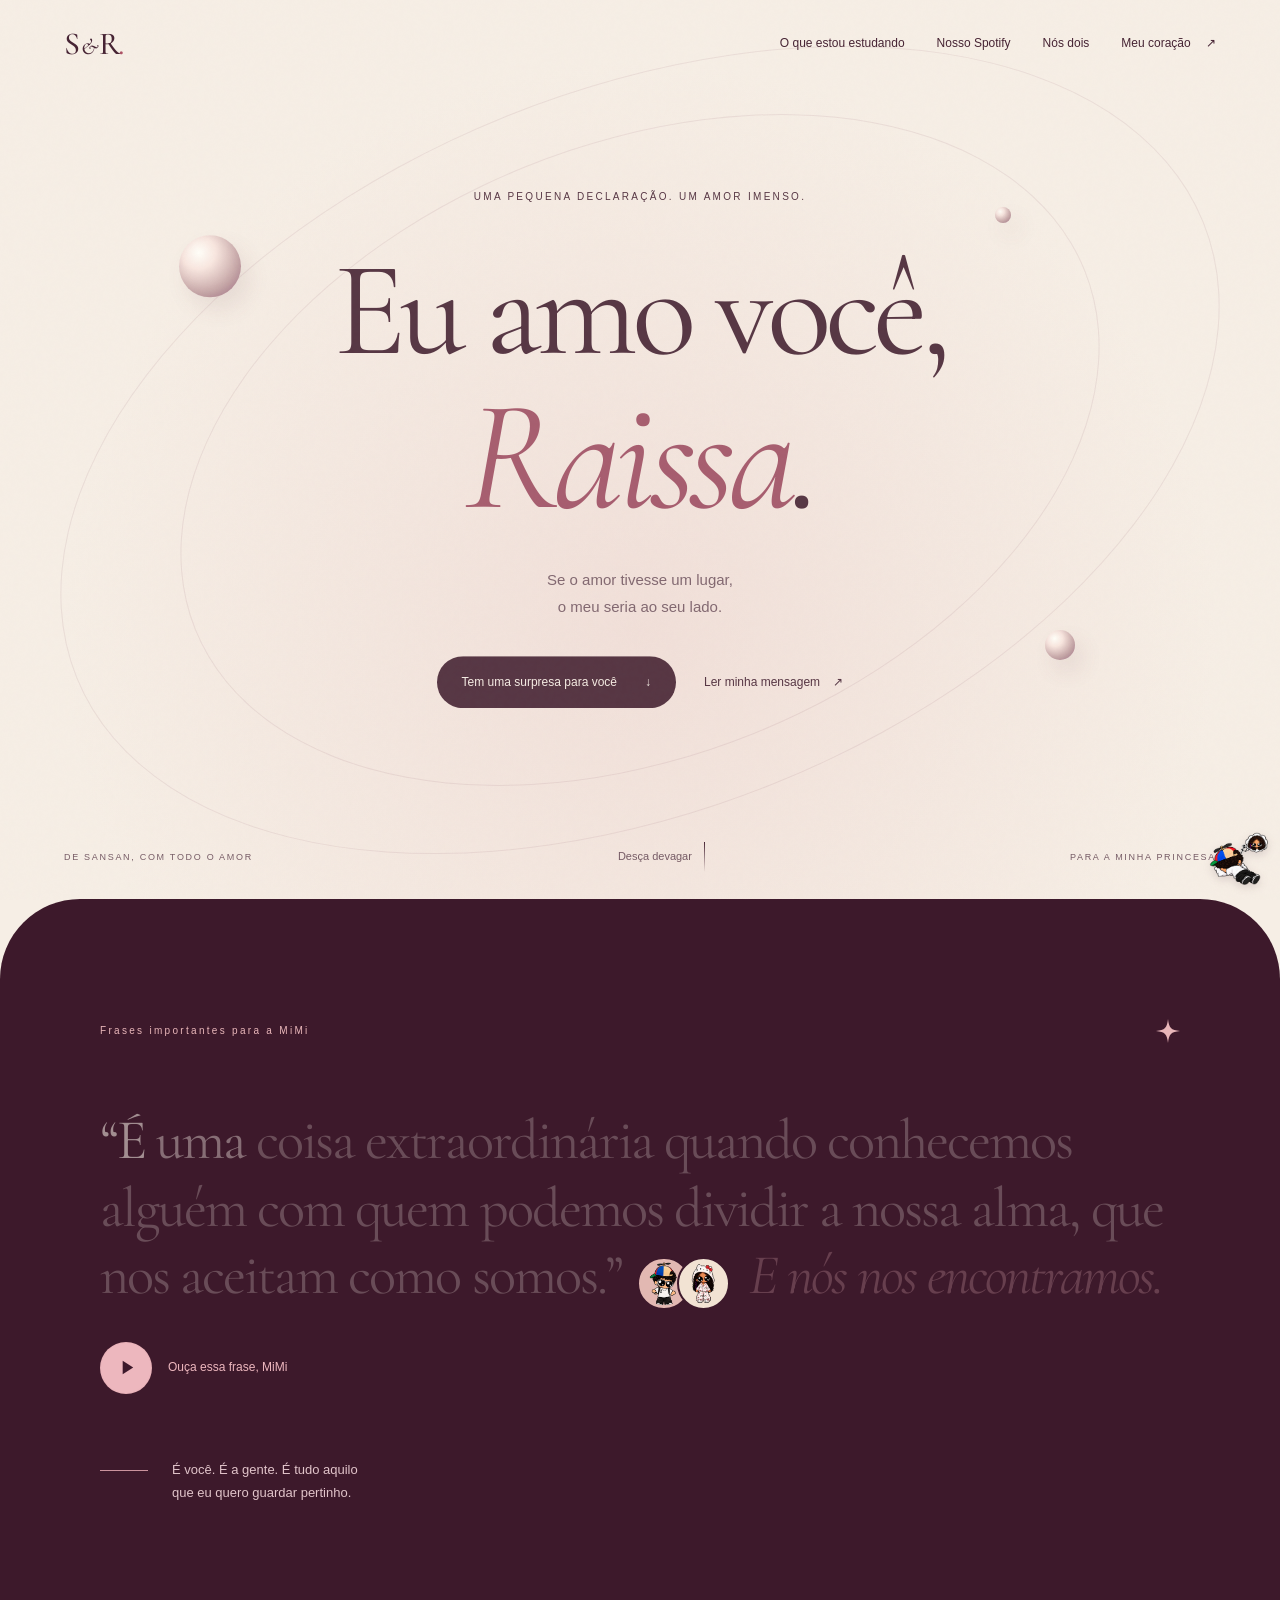
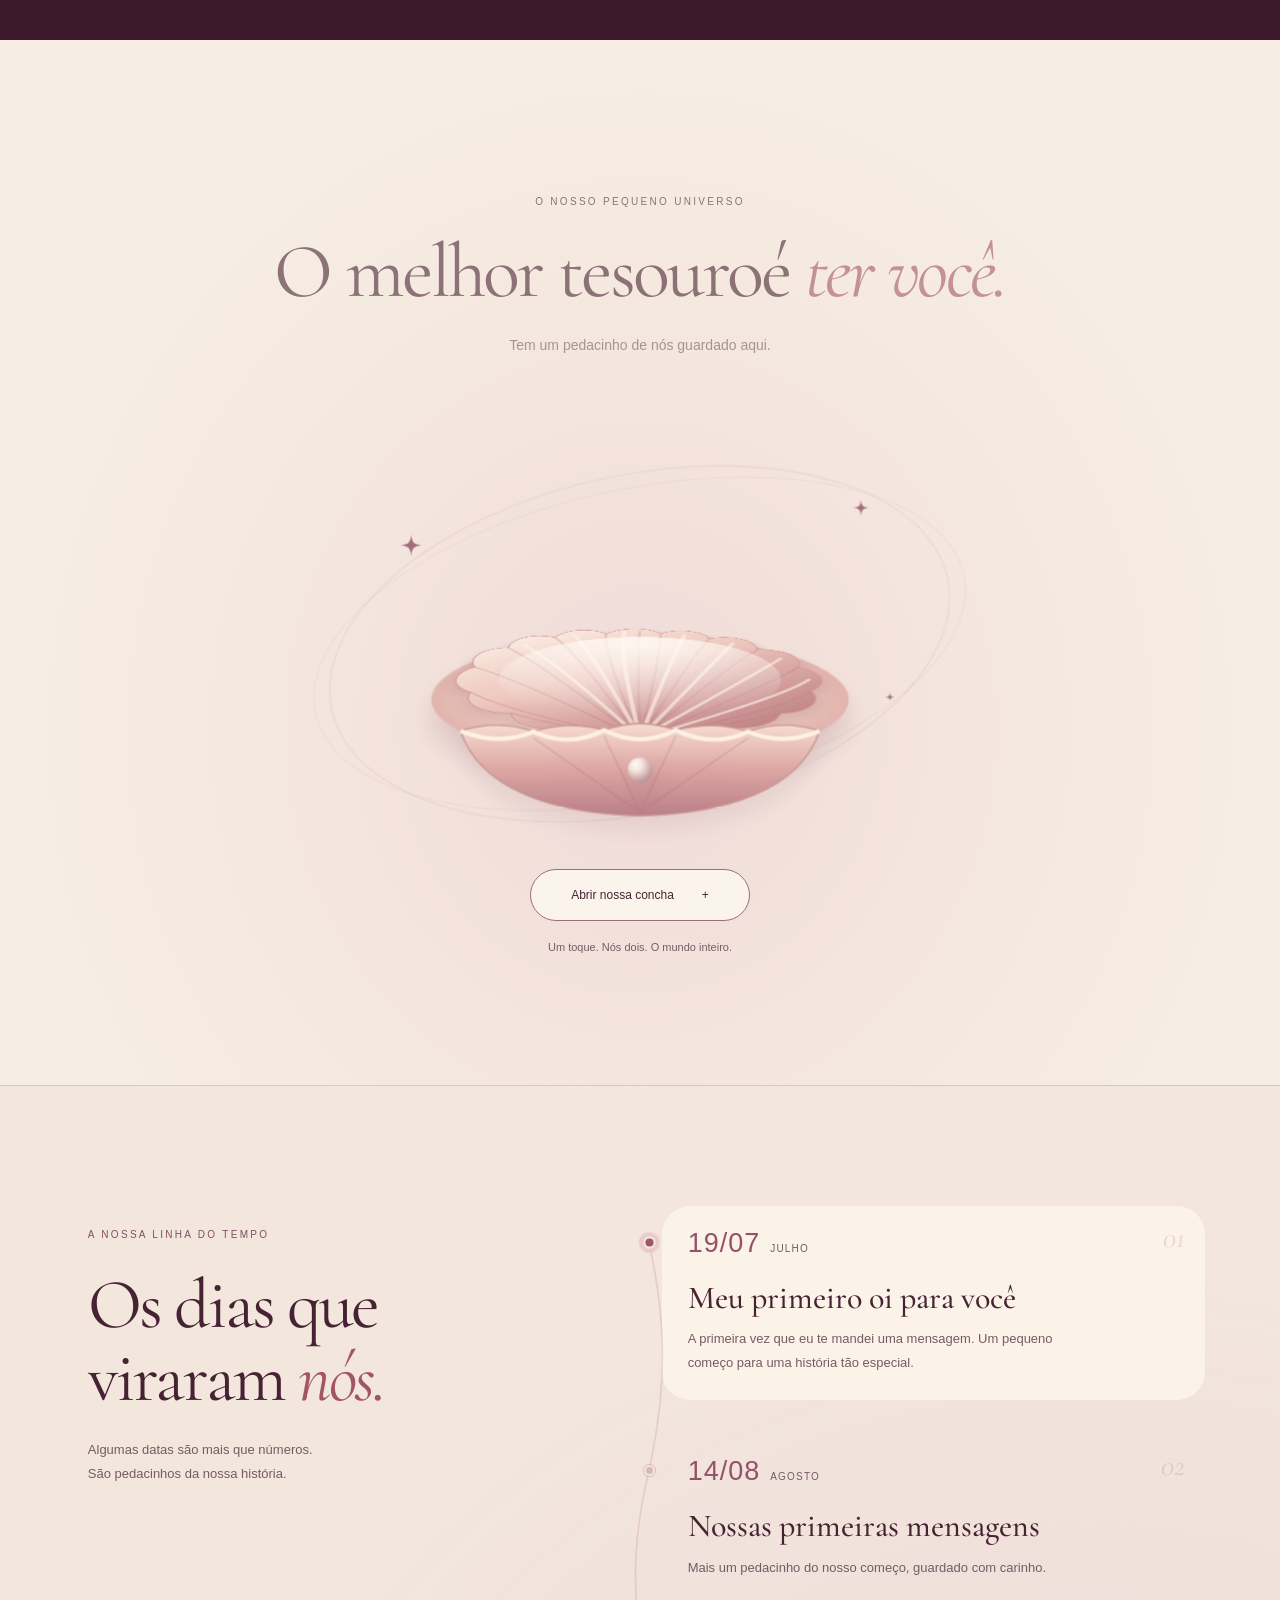
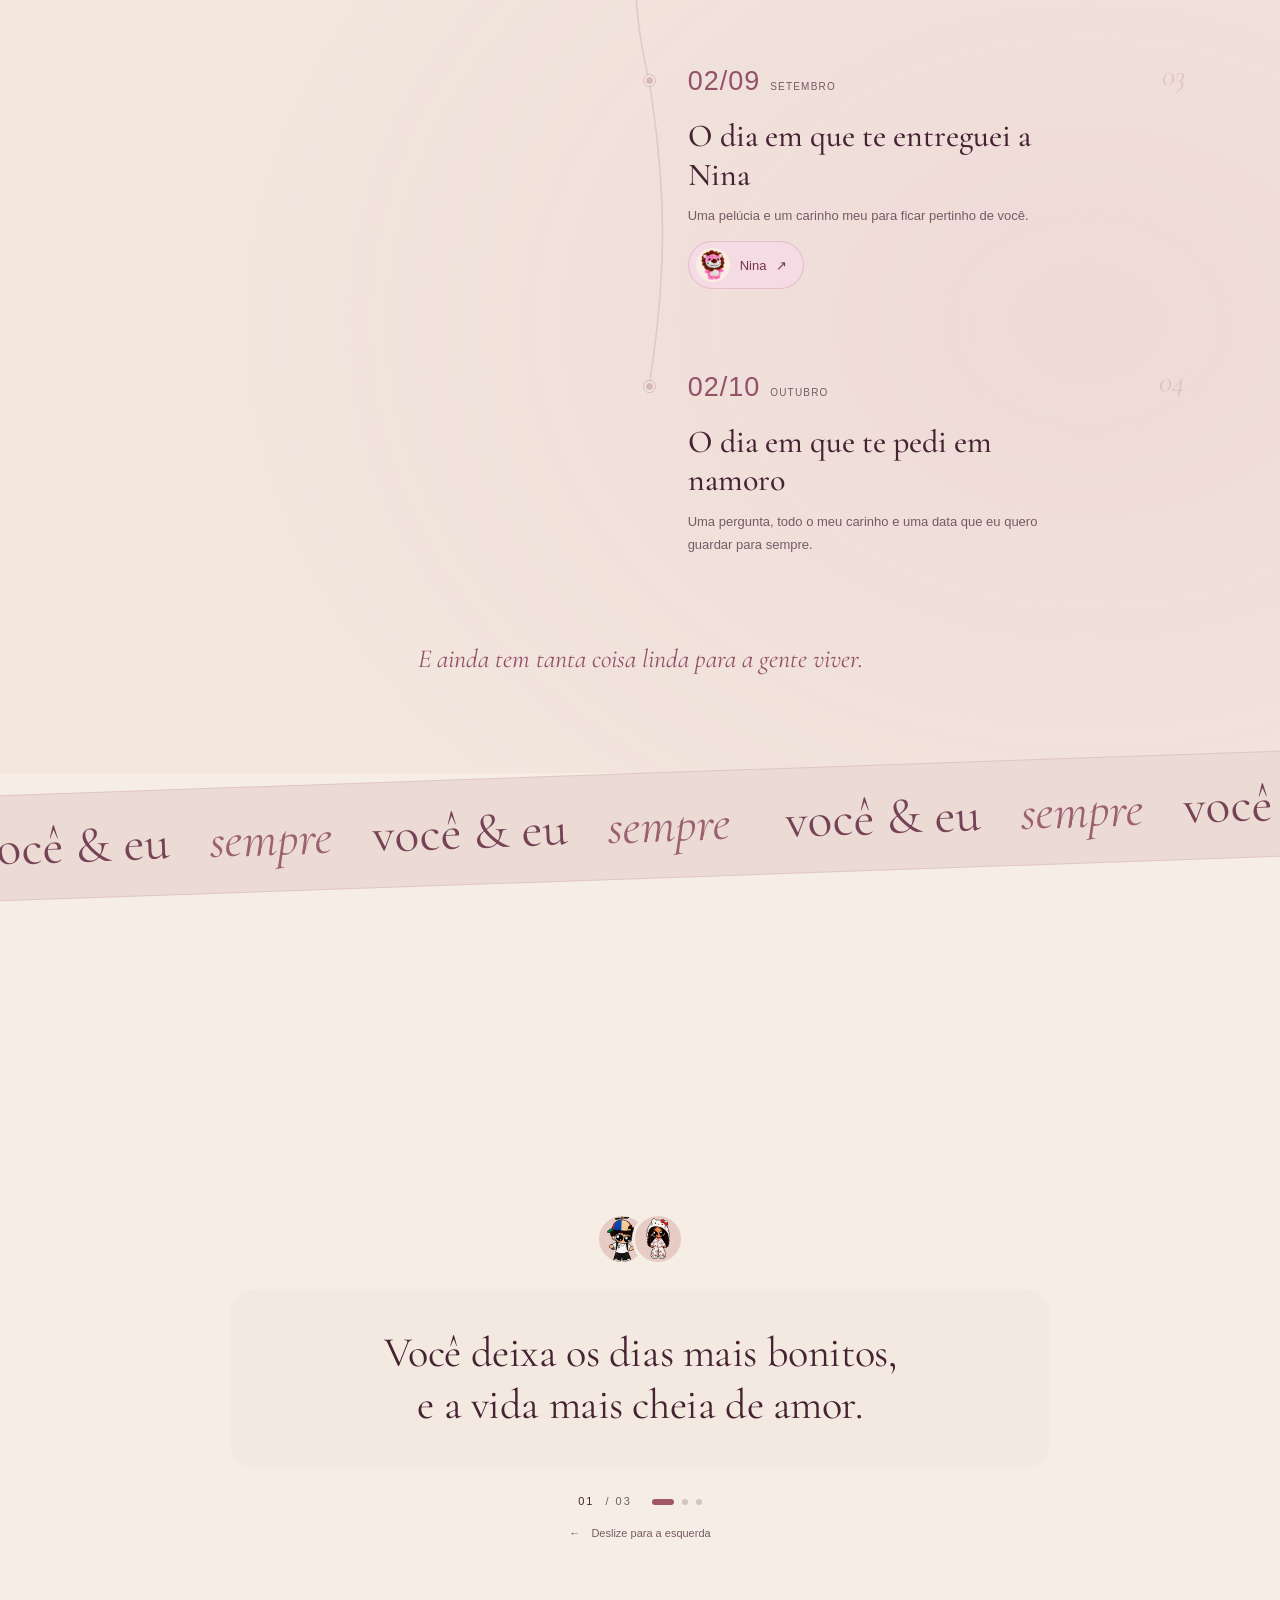
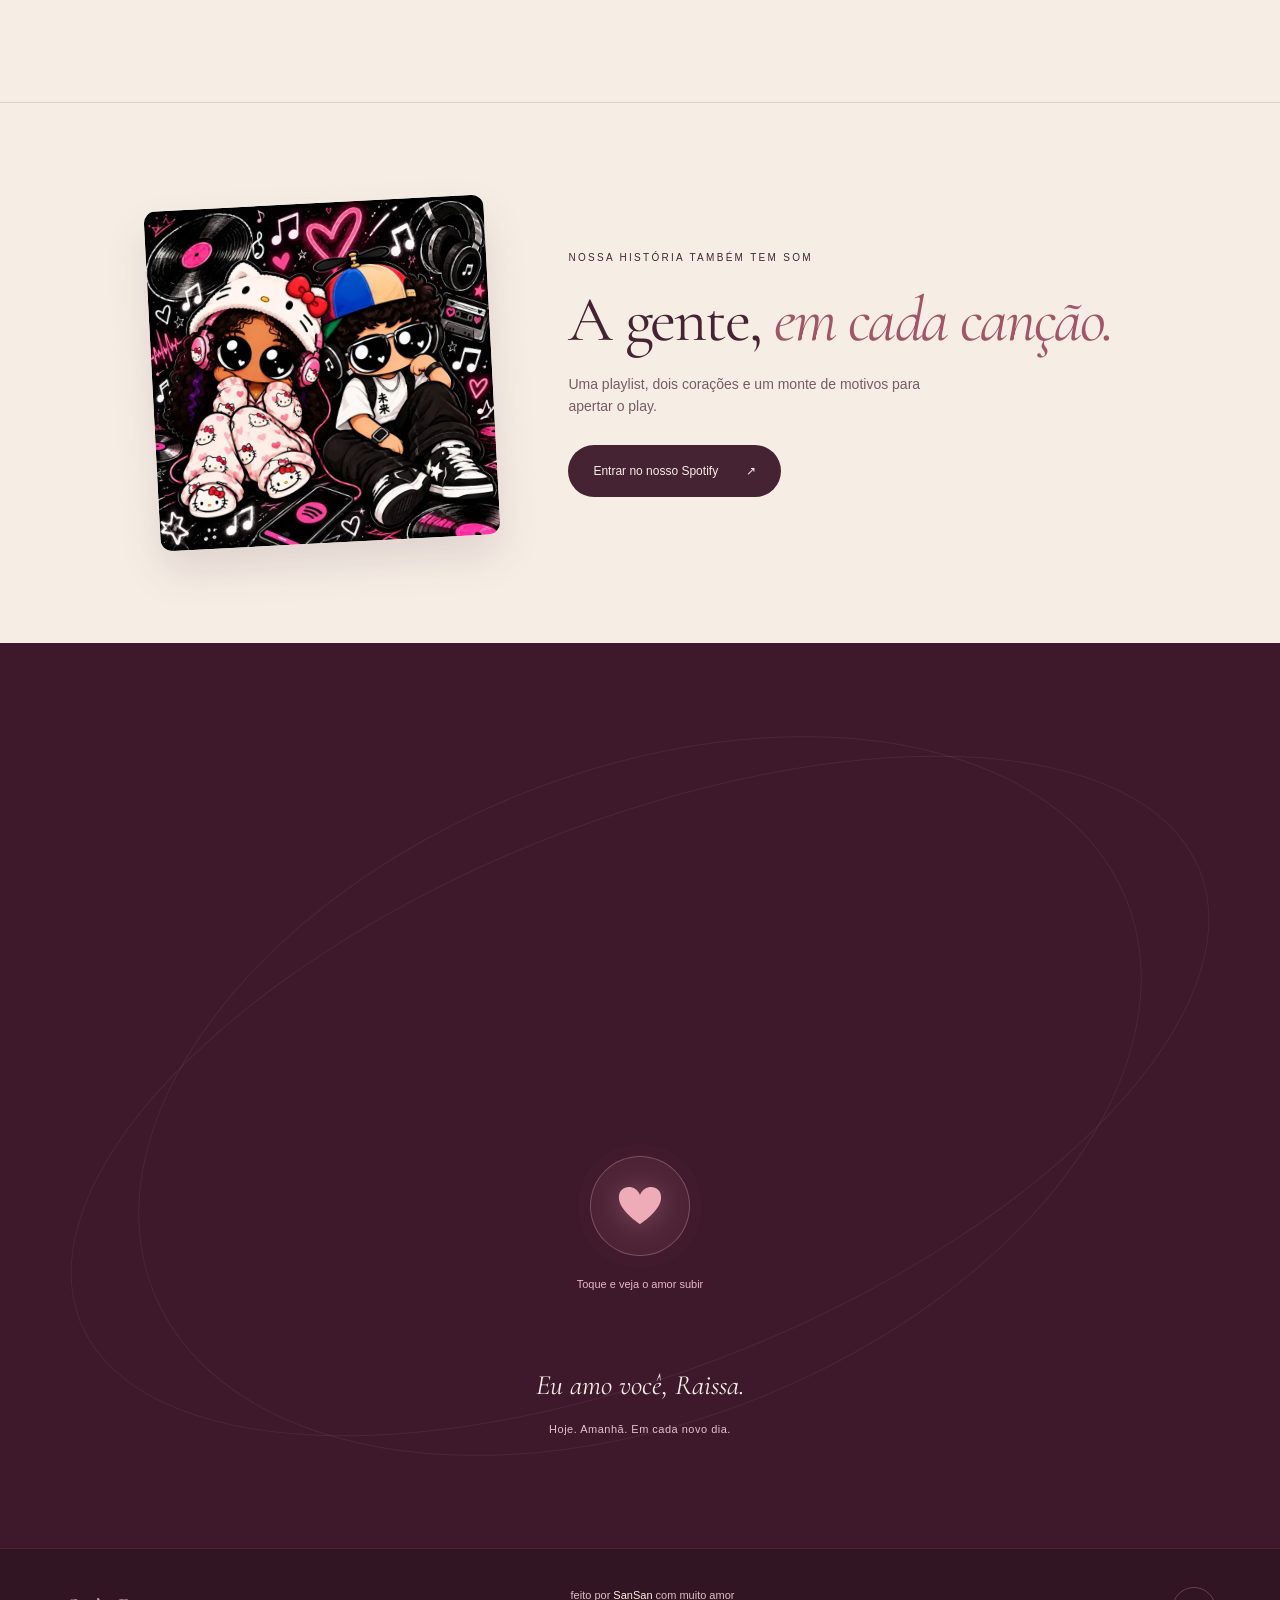
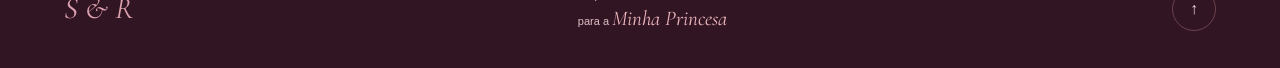
<file: index.html>
<!doctype html>
<html lang="pt-BR">
<head>
  <meta charset="utf-8">
  <meta name="viewport" content="width=device-width, initial-scale=1">
  <meta name="theme-color" content="#f6eee5">
  <meta name="description" content="Eu amo você, Raissa. Um pequeno universo feito por SanSan, com muito amor para a Minha Princesa.">
  <meta property="og:title" content="Para Raissa, com amor">
  <meta property="og:description" content="Tem um pedacinho de nós guardado aqui. De SanSan, para a Minha Princesa.">
  <title>Eu amo você, Raissa — de SanSan</title>
  <link rel="icon" href="assets/heart.svg" type="image/svg+xml">
  <link rel="preconnect" href="https://fonts.googleapis.com">
  <link rel="preconnect" href="https://fonts.gstatic.com" crossorigin>
  <link href="https://fonts.googleapis.com/css2?family=Cormorant+Garamond:ital,wght@0,400;0,500;1,400;1,500&display=swap" rel="stylesheet">
  <link href="https://api.fontshare.com/v2/css?f[]=satoshi@400,500,700&display=swap" rel="stylesheet">
  <link rel="stylesheet" href="styles.css?v=20261024-nina-8">
  <script defer src="vendor/gsap.min.js"></script>
  <script defer src="vendor/ScrollTrigger.min.js"></script>
  <script defer src="app.js?v=20261024-nina-8"></script>
  <script defer src="quote-audio.js?v=20261024-nina-8"></script>
  <script defer src="timeline.js?v=20261024-nina-8"></script>
  <link rel="stylesheet" href="study-character.css?v=study-6"><script defer src="study-character.js?v=study-6"></script></head>
<body>
  <a class="skip-link" href="#inicio">Pular para a declaração</a>
  <div class="reading-progress" aria-hidden="true"></div>
  <svg class="svg-library" aria-hidden="true" xmlns="http://www.w3.org/2000/svg">
    <defs>
      <symbol id="heart" viewBox="0 0 64 64"><path d="M32 55S5 38 5 21C5 5 26 3 32 18C38 3 59 5 59 21C59 38 32 55 32 55Z"/></symbol>
      <symbol id="sparkle" viewBox="0 0 24 24"><path d="M12 0C13 9 15 11 24 12C15 13 13 15 12 24C11 15 9 13 0 12C9 11 11 9 12 0Z"/></symbol>
    </defs>
  </svg>
  <header class="header">
    <a class="monogram" href="#inicio" aria-label="SanSan e Raissa, início">S<span>&</span>R<span class="monogram-dot">.</span></a>
    <nav aria-label="Navegação principal"><a href="estudos.html?v=study-5">O que estou estudando</a><a href="spotify.html?v=20261024-mebeija-9">Nosso Spotify</a><a href="#nos">Nós dois</a><a href="#coracao">Meu coração <span aria-hidden="true">↗</span></a></nav>
  </header>
  <main>
    <section class="hero" id="inicio" aria-labelledby="hero-title">
      <div class="hero-orbit orbit-one" aria-hidden="true"></div><div class="hero-orbit orbit-two" aria-hidden="true"></div>
      <div class="pearl pearl-one" aria-hidden="true"></div><div class="pearl pearl-two" aria-hidden="true"></div><div class="pearl pearl-three" aria-hidden="true"></div>
      <div class="hero-content">
        <p class="eyebrow hero-enter">UMA PEQUENA DECLARAÇÃO. UM AMOR IMENSO.</p>
        <h1 id="hero-title"><span class="title-line">Eu amo você,</span><span class="title-line name">Raissa<span class="title-period">.</span></span></h1>
        <p class="hero-description hero-enter">Se o amor tivesse um lugar,<br>o meu seria ao seu lado.</p>
        <div class="hero-actions hero-enter"><a class="button button-dark" href="#nos">Tem uma surpresa para você <span aria-hidden="true">↓</span></a><a class="text-link" href="#carta">Ler minha mensagem <span aria-hidden="true">↗</span></a></div>
      </div>
      <div class="hero-bottom"><span>DE SANSAN, COM TODO O AMOR</span><a href="#carta">Desça devagar <span class="scroll-line" aria-hidden="true"></span></a><span>PARA A MINHA PRINCESA</span></div>
    </section>

    <section class="letter-section" id="carta" aria-labelledby="letter-title">
      <div class="letter-top"><p class="eyebrow">Frases importantes para a MiMi</p><svg class="small-spark" aria-hidden="true"><use href="#sparkle"/></svg></div>
      <h2 id="letter-title" class="sr-only">Frases importantes para a MiMi</h2>
      <p class="love-sentence film-quote">“É uma coisa extraordinária quando conhecemos alguém com quem podemos dividir a nossa alma, que nos aceitam como somos.” <span class="inline-portraits" aria-hidden="true"><img src="assets/sansan.webp" alt="" width="640" height="640" loading="lazy"><img src="assets/raissa.webp" alt="" width="640" height="640" loading="lazy"></span> <em>E nós nos encontramos.</em></p>
      <div class="quote-listen">
        <audio id="quote-audio" src="assets/audio/frases-mimi.m4a" preload="none" hidden></audio>
        <button class="quote-play" id="quote-play" type="button" aria-label="Ouvir a frase para a MiMi" aria-controls="quote-audio" aria-describedby="quote-audio-status">
          <svg class="quote-play-icon" viewBox="0 0 24 24" aria-hidden="true"><path d="M8 5v14l11-7z"/></svg>
          <svg class="quote-pause-icon" viewBox="0 0 24 24" aria-hidden="true"><path d="M6 5h4v14H6zm8 0h4v14h-4z"/></svg>
        </button>
        <span id="quote-play-label">Ouça essa frase, MiMi</span>
        <span class="sr-only" id="quote-audio-status" role="status" aria-live="polite"></span>
      </div>
      <noscript><p class="quote-noscript"><a href="assets/audio/frases-mimi.m4a">Ouvir a frase para a MiMi</a></p></noscript>
      <div class="letter-signature"><span class="fine-line"></span><p>É você. É a gente. É tudo aquilo<br>que eu quero guardar pertinho.</p></div>
    </section>

    <section class="shell-section" id="nos" aria-labelledby="shell-title">
      <div class="shell-heading reveal"><p class="eyebrow">O NOSSO PEQUENO UNIVERSO</p><h2 id="shell-title">O melhor tesouro<br>é <em>ter você.</em></h2><p>Tem um pedacinho de nós guardado aqui.</p></div>
      <div class="shell-scene" id="shell-scene">
        <div class="shell-halo" aria-hidden="true"></div>
        <div class="shell-spark spark-one" aria-hidden="true"><svg><use href="#sparkle"/></svg></div>
        <div class="shell-spark spark-two" aria-hidden="true"><svg><use href="#sparkle"/></svg></div>
        <div class="shell-spark spark-three" aria-hidden="true"><svg><use href="#sparkle"/></svg></div>
        <div class="shell-inner" aria-hidden="true"></div>
        <div class="couple" id="couple" role="group" aria-label="SanSan e Raissa juntos dentro da concha" aria-hidden="true">
          <figure class="portrait sansan"><img src="assets/sansan.webp" alt="Personagem de SanSan, com óculos e boné colorido" width="640" height="640" loading="lazy" decoding="async"><figcaption>SanSan</figcaption></figure>
          <svg class="couple-heart" aria-hidden="true"><use href="#heart"/></svg>
          <figure class="portrait raissa"><img src="assets/raissa.webp" alt="Personagem de Raissa, com pijama e capuz da Hello Kitty" width="640" height="640" loading="lazy" decoding="async"><figcaption>Raissa</figcaption></figure>
        </div>
        <div class="shell-lid" aria-hidden="true">
          <svg viewBox="0 0 600 420" xmlns="http://www.w3.org/2000/svg">
            <defs><linearGradient id="shell-fill" x1="0" y1="0" x2=".8" y2="1"><stop offset="0" stop-color="#fff9ef"/><stop offset=".48" stop-color="#eec6bd"/><stop offset="1" stop-color="#b9787d"/></linearGradient><radialGradient id="shell-shine" cx=".5" cy=".1" r=".85"><stop stop-color="#fffdf4" stop-opacity=".9"/><stop offset="1" stop-color="#ffffff" stop-opacity="0"/></radialGradient></defs>
            <path d="M300 397C269 395 233 374 208 360C164 370 128 348 122 316C78 315 48 283 56 249C18 227 19 181 48 161C28 124 52 84 89 85C89 43 128 23 160 42C180 1 219 1 244 26C272 -4 310 -5 334 25C365 0 403 13 414 46C454 30 489 54 487 93C530 90 556 122 542 160C578 182 578 220 548 245C560 282 531 314 494 317C482 352 446 365 410 359C372 385 335 397 300 397Z" fill="url(#shell-fill)" stroke="#d49a98" stroke-width="2"/>
            <path d="M300 391Q110 307 56 249M300 391Q119 204 48 161M300 391Q139 136 89 85M300 391Q195 90 160 42M300 391Q240 91 244 26M300 391Q295 75 300 10M300 391Q335 87 334 25M300 391Q390 93 414 46M300 391Q448 136 487 93M300 391Q502 211 542 160M300 391Q507 299 548 245M300 391Q434 342 494 317M300 391Q204 361 122 316" fill="none" stroke="#ae7779" stroke-opacity=".28" stroke-width="4"/>
            <path d="M300 388Q171 141 113 74M300 388Q218 80 190 30M300 388Q263 70 275 15M300 388Q360 74 374 30M300 388Q429 110 452 63M300 388Q479 179 521 126M300 388Q510 260 552 204" fill="none" stroke="#fff9ed" stroke-opacity=".6" stroke-width="6"/>
            <ellipse cx="300" cy="192" rx="210" ry="153" fill="url(#shell-shine)"/>
          </svg>
        </div>
        <svg class="shell-base" viewBox="0 0 600 180" aria-hidden="true"><defs><linearGradient id="base-fill" x2="0" y2="1"><stop stop-color="#f7ddd2"/><stop offset=".5" stop-color="#dca4a1"/><stop offset="1" stop-color="#b77b83"/></linearGradient></defs><path d="M44 51Q98 34 148 52Q199 36 249 50Q300 31 351 50Q405 36 454 52Q504 34 556 51C527 135 424 169 300 172C177 169 73 135 44 51Z" fill="url(#base-fill)" stroke="#c58d90" stroke-width="2"/><path d="M44 51Q100 73 148 52Q199 76 249 50Q300 76 351 50Q405 76 454 52Q503 73 556 51" fill="none" stroke="#fff3e5" stroke-width="6"/><path d="M300 167L148 61M300 167L249 58M300 167L351 58M300 167L454 61" fill="none" stroke="#a76e7b" stroke-opacity=".35" stroke-width="2"/></svg>
        <div class="pearl shell-pearl" aria-hidden="true"></div>
      </div>
      <div class="shell-control"><button class="button button-outline" id="shell-toggle" aria-expanded="false" aria-controls="couple">Abrir nossa concha <span aria-hidden="true">+</span></button><p>Um toque. Nós dois. O mundo inteiro.</p><span class="sr-only" role="status" id="shell-status"></span></div>
      <noscript><style>.couple{opacity:1!important;transform:none!important}.shell-lid{transform:rotateX(0deg)!important}.shell-control{display:none}</style><p class="noscript-message">SanSan e Raissa, juntinhos.</p></noscript>
    </section>

    <section class="timeline-section" id="nossa-historia" aria-labelledby="timeline-title">
      <div class="timeline-heading"><p class="eyebrow">A NOSSA LINHA DO TEMPO</p><h2 id="timeline-title">Os dias que<br>viraram <em>nós.</em></h2><p>Algumas datas são mais que números.<br>São pedacinhos da nossa história.</p></div>
      <div class="timeline-journey">
        <svg class="timeline-rail" aria-hidden="true" focusable="false"><path class="rail-track"/><path class="rail-drawn"/><circle class="rail-glow" r="10"/><circle class="rail-pearl" r="4"/></svg>
        <ol class="love-timeline">
        <li class="timeline-entry"><span class="timeline-dot" aria-hidden="true"></span><span class="timeline-number" aria-hidden="true">01</span><time datetime="07-19">19/07 <span>julho</span></time><h3>Meu primeiro oi para você</h3><p>A primeira vez que eu te mandei uma mensagem. Um pequeno começo para uma história tão especial.</p></li>
        <li class="timeline-entry"><span class="timeline-dot" aria-hidden="true"></span><span class="timeline-number" aria-hidden="true">02</span><time datetime="08-14">14/08 <span>agosto</span></time><h3>Nossas primeiras mensagens</h3><p>Mais um pedacinho do nosso começo, guardado com carinho.</p></li>
        <li class="timeline-entry timeline-nina"><span class="timeline-dot" aria-hidden="true"></span><span class="timeline-number" aria-hidden="true">03</span><time datetime="09-02">02/09 <span>setembro</span></time><h3>O dia em que te entreguei a Nina</h3><p>Uma pelúcia e um carinho meu para ficar pertinho de você.</p><button class="nina-keepsake" id="send-nina" type="button" aria-label="Soltar uma bolinha com a Nina" data-image="assets/nina.png"><img class="nina-button-photo" src="assets/nina.png" alt="" width="34" height="34" loading="lazy"> Nina <span aria-hidden="true">↗</span></button><span class="sr-only" id="nina-status" role="status" aria-live="polite"></span></li>
        <li class="timeline-entry"><span class="timeline-dot" aria-hidden="true"></span><span class="timeline-number" aria-hidden="true">04</span><time datetime="10-02">02/10 <span>outubro</span></time><h3>O dia em que te pedi em namoro</h3><p>Uma pergunta, todo o meu carinho e uma data que eu quero guardar para sempre.</p></li>
      </ol>
      </div>
      <p class="timeline-ending">E ainda tem tanta coisa linda para a gente viver.</p>
    </section>

    <div class="love-ribbon" aria-hidden="true"><div class="ribbon-track"><span>você & eu <i>sempre</i> você & eu <i>sempre</i> </span><span>você & eu <i>sempre</i> você & eu <i>sempre</i> </span></div></div>

    <section class="messages-section" aria-labelledby="messages-title">
      <div class="messages-heading reveal"><p class="eyebrow">SE EU PUDESSE TE LEMBRAR UMA COISA...</p><h2 id="messages-title">Que seja <em>isso.</em></h2></div>
      <div class="message-carousel" aria-roledescription="carrossel" aria-label="Mensagens de SanSan para Raissa">
        <div class="message-portraits" aria-hidden="true"><img src="assets/sansan.webp" alt="" width="640" height="640" loading="lazy"><img src="assets/raissa.webp" alt="" width="640" height="640" loading="lazy"></div>
        <div class="message-stage" id="message-stage" tabindex="0" role="region" aria-label="Cartões de amor" aria-describedby="message-swipe-hint">
          <div class="message-card" role="group" aria-roledescription="slide" aria-label="Mensagem 1 de 3"><p>Você deixa os dias mais bonitos,<br>e a vida mais cheia de amor.</p></div>
          <div class="message-card" role="group" aria-roledescription="slide" aria-label="Mensagem 2 de 3"><p>De todas as coisas bonitas da vida,<br>você é a minha favorita.</p></div>
          <div class="message-card" role="group" aria-roledescription="slide" aria-label="Mensagem 3 de 3"><p>Em cada novo amanhã,<br>eu escolheria você de novo.</p></div>
        </div>
        <div class="message-pagination"><span class="message-index" id="message-index" role="status" aria-live="polite" aria-atomic="true" aria-label="Mensagem 1 de 3">01 <span>/ 03</span></span><span class="message-dots" aria-hidden="true"><i class="is-current"></i><i></i><i></i></span></div>
        <p class="message-swipe-hint" id="message-swipe-hint"><span aria-hidden="true">←</span> Deslize para a esquerda <span class="sr-only">ou use as setas do teclado para mudar de mensagem.</span></p>
      </div>
    </section>

    <section class="music-invite" aria-labelledby="music-invite-title">
      <a class="music-invite-art" href="spotify.html?v=20261024-mebeija-9" aria-label="Abrir Nosso Spotify"><img src="assets/nosso-spotify.webp" alt="SanSan e Raissa juntos, com fones de ouvido, discos e corações" width="800" height="800" loading="lazy"></a>
      <div><p class="eyebrow">NOSSA HISTÓRIA TAMBÉM TEM SOM</p><h2 id="music-invite-title">A gente, <em>em cada canção.</em></h2><p>Uma playlist, dois corações e um monte de motivos para apertar o play.</p><a class="button button-dark" href="spotify.html?v=20261024-mebeija-9">Entrar no nosso Spotify <span aria-hidden="true">↗</span></a></div>
    </section>

    <section class="heart-section" id="coracao" aria-labelledby="heart-title">
      <div class="heart-section-orbit" aria-hidden="true"></div>
      <p class="eyebrow reveal">E SE AINDA FALTAREM PALAVRAS...</p>
      <h2 id="heart-title" class="reveal">Meu coração<br>é <em>todo seu.</em></h2>
      <p class="heart-description reveal">Um toque, um carinho.<br>Quantas vezes você quiser.</p>
      <button class="heart-button" id="send-heart" aria-label="Soltar um coração para Raissa"><svg viewBox="0 0 64 64" aria-hidden="true"><use href="#heart"/></svg></button>
      <p class="heart-hint">Toque e veja o amor subir</p>
      <span class="sr-only" role="status" id="heart-status"></span>
      <p class="closing-line">Eu amo você, Raissa.<br><span>Hoje. Amanhã. Em cada novo dia.</span></p>
    </section>
  </main>
  <footer class="footer"><span class="footer-mark" aria-hidden="true">S & R</span><p>feito por <strong>SanSan</strong> com muito amor<br>para a <em>Minha Princesa</em></p><a href="#inicio" aria-label="Voltar ao início">↑</a></footer>
</body>
</html>
</file>
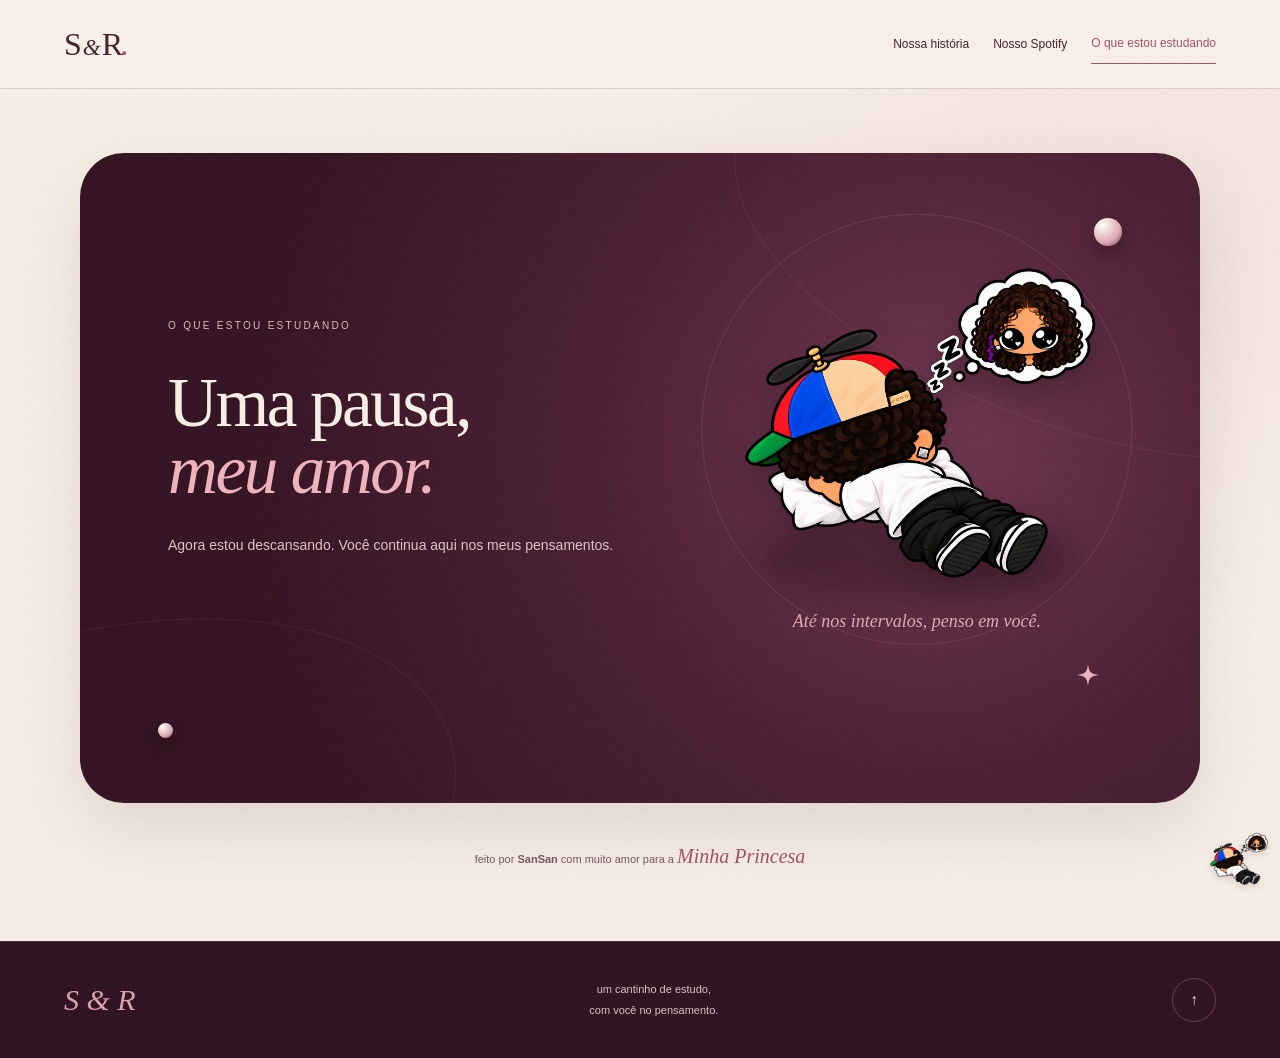
<file: estudos.html>
<!doctype html>
<html lang="pt-BR">
<head>
  <meta charset="utf-8">
  <meta name="viewport" content="width=device-width,initial-scale=1">
  <meta name="theme-color" content="#3d192b">
  <title>O que estou estudando — SanSan & Raissa</title>
  <link rel="stylesheet" href="styles.css">
  <link rel="stylesheet" href="estudos.css?v=study-5">
  <link rel="stylesheet" href="study-character.css?v=study-6">
  <script defer src="study-character.js?v=study-6"></script>
</head>
<body class="study-page">
  <a class="skip-link" href="#estudos">Pular para estudos</a>
  <header class="study-header">
    <a class="monogram" href="index.html" aria-label="SanSan e Raissa, início">S<span>&</span>R<span class="monogram-dot">.</span></a>
    <nav aria-label="Navegação principal"><a href="index.html">Nossa história</a><a href="spotify.html">Nosso Spotify</a><a href="estudos.html" aria-current="page">O que estou estudando</a></nav>
  </header>
  <main id="estudos">
    <section class="study-scene" aria-labelledby="study-page-title">
      <div class="study-orbit orbit-a" aria-hidden="true"></div><div class="study-orbit orbit-b" aria-hidden="true"></div>
      <span class="study-pearl pearl-a" aria-hidden="true"></span><span class="study-pearl pearl-b" aria-hidden="true"></span>
      <svg class="study-spark" viewBox="0 0 24 24" aria-hidden="true"><path d="M12 0C13 9 15 11 24 12C15 13 13 15 12 24C11 15 9 13 0 12C9 11 11 9 12 0Z"/></svg>
      <div class="study-layout">
        <div class="study-copy">
          <p class="eyebrow" id="study-page-title">O QUE ESTOU ESTUDANDO</p>
          <div id="study-details" hidden>
            <p class="study-live"><span aria-hidden="true"></span> Em andamento</p>
            <h1 id="study-topic"></h1>
            <p id="study-subject"></p>
            <p id="study-time" hidden>Comecei às <time id="study-start"></time></p>
          </div>
          <div id="study-resting"><h1>Uma pausa,<br><em>meu amor.</em></h1><p>Agora estou descansando. Você continua aqui nos meus pensamentos.</p></div>
        </div>
        <figure class="study-visual"><div id="study-character"><img src="assets/study/sleeping.png" alt="SanSan descansando e sonhando com Raissa" width="600" height="600"></div><figcaption id="study-caption">Até nos intervalos, penso em você.</figcaption></figure>
      </div>
      <p class="sr-only" id="study-announcement" role="status" aria-live="polite"></p>
    </section>
    <p class="study-note">feito por <strong>SanSan</strong> com muito amor para a <em>Minha Princesa</em></p>
  </main>
  <footer class="footer"><a class="footer-mark" href="index.html" aria-label="Voltar à nossa história">S & R</a><p>um cantinho de estudo,<br>com você no pensamento.</p><a href="#estudos" aria-label="Voltar ao topo">↑</a></footer>
</body>
</html>
</file>
<file: styles.css>
/* SanSan & Raissa — pearl, rose, wine. */
:root{--paper:#f6eee5;--ink:#462333;--wine:#3d192b;--rose:#d99a9f;--blush:#edd9d1;--muted:#765b65;--line:#46233326;--serif:'Cormorant Garamond',Georgia,serif;--sans:'Satoshi',Arial,sans-serif;--gutter:clamp(24px,5vw,88px)}
*{box-sizing:border-box}html{scroll-behavior:smooth;scroll-padding-top:24px}body{margin:0;background:var(--paper);color:var(--ink);font:400 16px/1.6 var(--sans);-webkit-font-smoothing:antialiased}body:after{content:'';position:fixed;inset:0;z-index:20;pointer-events:none;opacity:.035;background-image:url("data:image/svg+xml,%3Csvg viewBox='0 0 180 180' xmlns='http://www.w3.org/2000/svg'%3E%3Cfilter id='n'%3E%3CfeTurbulence type='fractalNoise' baseFrequency='.9' numOctaves='3' stitchTiles='stitch'/%3E%3C/filter%3E%3Cpath fill='%23000' filter='url(%23n)' opacity='.5' d='M0 0h180v180H0z'/%3E%3C/svg%3E")}main{overflow:clip}button,a{-webkit-tap-highlight-color:transparent}a{color:inherit;text-decoration:none}button{font:inherit}button,a{touch-action:manipulation}button{cursor:pointer}button:focus-visible,a:focus-visible{outline:2px solid currentColor;outline-offset:6px}button:disabled{cursor:default}img{display:block;max-width:100%;height:auto}svg{display:block}h1,h2,p,figure{margin:0}h1,h2{font-family:var(--serif);font-weight:400;line-height:1.02}em{font-weight:400}section{position:relative}.sr-only{position:absolute!important;width:1px;height:1px;overflow:hidden;clip-path:inset(50%);white-space:nowrap}.svg-library{position:absolute;width:0;height:0;overflow:hidden}.skip-link{position:fixed;top:16px;left:16px;z-index:100;padding:12px;background:var(--paper);transform:translateY(-180%)}.skip-link:focus{transform:none}.reading-progress{position:fixed;top:0;left:0;width:100%;height:3px;background:var(--rose);transform:scaleX(0);transform-origin:left;z-index:50}.eyebrow{font-size:10px;letter-spacing:2.3px;line-height:1.8;font-weight:500}.header{position:absolute;top:0;left:0;width:100%;z-index:5;padding:24px var(--gutter);display:flex;justify-content:space-between;align-items:center}.monogram{font:500 32px/1 var(--serif);letter-spacing:-2px}.monogram span{font-size:23px;font-style:italic;margin:0 3px}.monogram .monogram-dot{color:#ad5265;margin:0;font-size:32px}.header nav{display:flex;gap:32px;font-size:12px;align-items:center}.header nav a{padding:10px 0;border-bottom:1px solid transparent}.header nav a:hover{border-color:var(--ink)}.header nav span{margin-left:12px}.hero{min-height:850px;min-height:100svh;display:flex;flex-direction:column;justify-content:center;align-items:center;padding:132px var(--gutter) 120px;background:radial-gradient(ellipse at 50% 70%,#e6c1bf55,transparent 64%)}.hero-content{position:relative;text-align:center;width:100%;max-width:1200px;z-index:1}.hero .eyebrow{margin-bottom:36px}.hero h1{font-size:clamp(70px,10.5vw,160px);letter-spacing:-.045em;max-width:1200px;margin:auto}.title-line{display:block}.hero .name{font-style:italic;color:#9f4e62;font-size:1.17em;line-height:.98}.title-period{color:var(--ink)}.hero-description{margin:32px auto 28px;font-size:15px;color:var(--muted);line-height:1.8}.hero-actions{display:flex;flex-direction:column;align-items:center;gap:14px}.button{display:inline-flex;align-items:center;justify-content:center;gap:28px;min-height:52px;padding:15px 24px;border:1px solid transparent;border-radius:60px;font:500 12px/1.5 var(--sans);transition:transform .3s,background .3s,color .3s}.button:hover{transform:translateY(-3px)}.button-dark{background:var(--ink);color:var(--paper)}.button-dark:hover{background:#67384c}.text-link{font-size:12px;line-height:2;padding:8px 0}.text-link span{margin-left:10px}.hero-bottom{position:absolute;left:var(--gutter);right:var(--gutter);bottom:28px;display:flex;justify-content:space-between;align-items:center;color:var(--muted);font-size:9px;letter-spacing:1.7px}.hero-bottom a{font-size:11px;letter-spacing:0;display:flex;align-items:center;gap:12px}.scroll-line{display:block;width:1px;height:30px;background:linear-gradient(var(--ink),transparent)}.hero-orbit{position:absolute;left:50%;top:50%;width:75vw;height:68%;border:1px solid #8d55671c;border-radius:50%;pointer-events:none}.orbit-one{transform:translate(-50%,-50%) rotate(-22deg)}.orbit-two{width:95vw;height:80%;transform:translate(-50%,-50%) rotate(-22deg)}.pearl{border-radius:50%;background:radial-gradient(circle at 32% 28%,#fffef8 0%,#f8e6df 27%,#c8a9a9 66%,#ae8492 88%,#e0c9c2 100%);box-shadow:8px 12px 22px #69414f1a,inset -2px -3px 8px #93718122;position:absolute;pointer-events:none}.pearl-one{width:62px;height:62px;left:14%;top:29%}.pearl-two{width:30px;height:30px;right:16%;top:70%}.pearl-three{width:16px;height:16px;right:21%;top:23%}
.letter-section{background:var(--wine);color:var(--paper);padding:120px var(--gutter) 136px;border-radius:80px 80px 0 0;margin-top:-1px}.letter-top{max-width:1080px;margin:0 auto 64px;display:flex;align-items:center;justify-content:space-between;color:#e8b6b9}.small-spark{width:24px;height:24px;fill:currentColor}.love-sentence{font:400 clamp(39px,5.8vw,88px)/1.15 var(--serif);letter-spacing:-.035em;max-width:1080px;margin:auto}.love-sentence em{color:#edb7be}.word{display:inline-block}.inline-portraits{display:inline-flex;vertical-align:middle;width:1.7em;height:.9em;margin:0 .08em;position:relative}.inline-portraits img{position:absolute;width:.95em;height:.95em;object-fit:contain;border-radius:50%;background:#e2b8b2;padding:.05em;border:2px solid var(--wine)}.inline-portraits img+img{left:.7em;background:#f2e3d3}.letter-signature{display:flex;align-items:flex-start;gap:24px;max-width:1080px;margin:64px auto 0;color:#e1c4ca;font-size:13px;line-height:1.8}.fine-line{width:48px;height:1px;background:#cb939d;margin-top:12px;flex-shrink:0}
.shell-section{background:radial-gradient(ellipse at 50% 66%,#f0dad8 0%,#f5e9df 46%,var(--paper) 75%);text-align:center;padding:120px var(--gutter) 100px}.shell-heading h2,.messages-heading h2{font-size:clamp(48px,6vw,86px);letter-spacing:-.035em;margin:22px 0}.shell-heading h2 em,.messages-heading h2 em{color:#a35568}.shell-heading>p:last-child{font-size:14px;color:var(--muted)}.shell-scene{width:min(100%,580px);height:450px;position:relative;margin:42px auto 0;perspective:1100px;isolation:isolate}.shell-halo{position:absolute;inset:10% -12% 4%;border:1px solid #b4808b35;border-radius:50%;transform:rotate(-12deg);z-index:-1}.shell-halo:after{content:'';position:absolute;inset:15px -20px;border:1px solid #b4808b1e;border-radius:50%}.shell-inner{position:absolute;left:9%;width:82%;height:32%;bottom:17%;border-radius:50%;background:radial-gradient(ellipse,#fff7e9,#e1b2ac 70%,#c58f97 90%);box-shadow:0 20px 30px #6b37492b;z-index:0}.shell-lid{position:absolute;width:100%;height:82%;left:0;top:0;transform-origin:50% 95%;transform:rotateX(68deg);z-index:1;filter:drop-shadow(0 12px 10px #703a4726);will-change:transform}.shell-lid>svg{height:100%;width:100%;overflow:visible}.shell-base{position:absolute;width:100%;height:32%;bottom:2%;left:0;z-index:4;pointer-events:none;filter:drop-shadow(0 15px 12px #84505c1c)}.couple{position:absolute;display:grid;grid-template-columns:1fr 1fr;grid-auto-flow:dense;align-items:end;width:65%;left:17.5%;height:61%;bottom:19%;opacity:0;transform:translateY(24px) scale(.85);z-index:2;pointer-events:none}.portrait{position:relative;min-width:0}.portrait img{width:100%;height:auto;filter:drop-shadow(0 7px 5px #6b3e5222)}.portrait figcaption{font:italic 20px/1 var(--serif);position:absolute;bottom:-22px;left:0;right:0;color:var(--ink)}.portrait.sansan{transform:rotate(-6deg) translateX(4%)}.portrait.raissa{transform:rotate(6deg) translateX(-4%)}.couple-heart{position:absolute;width:26px;height:26px;left:calc(50% - 13px);top:24%;fill:#a35468;filter:drop-shadow(0 2px 3px #fff5e9)}.shell-pearl{width:28px;height:28px;bottom:12%;left:calc(50% - 14px);z-index:5}.shell-spark{position:absolute;color:#a06677;z-index:5}.shell-spark svg{width:100%;height:100%;fill:currentColor}.spark-one{width:24px;height:24px;top:28%;left:3%}.spark-two{width:18px;height:18px;right:5%;top:19%}.spark-three{width:10px;height:10px;right:0;bottom:30%}.shell-control{position:relative;z-index:6;margin-top:12px}.button-outline{border-color:#9c6c7d;background:#fbf4ec;color:var(--ink);min-width:220px}.button-outline:hover{background:#ead2ce}.shell-control p{font-size:11px;color:var(--muted);margin-top:18px}.noscript-message{margin-top:20px}.shell-scene.is-open .shell-lid{transform:rotateX(0deg)}.shell-scene.is-open .couple{opacity:1;transform:none}.shell-scene .shell-lid,.shell-scene .couple{transition:transform 1.2s cubic-bezier(.2,.7,.15,1),opacity .7s}.shell-scene.gsap-shell .shell-lid,.shell-scene.gsap-shell .couple{transition:none}
.love-ribbon{overflow:hidden;border-block:1px solid #a8738233;background:#ecdad5;padding:20px 0;transform:rotate(-2deg);width:104%;margin-left:-2%;position:relative;z-index:2}.ribbon-track{display:flex;width:max-content;animation:marquee 35s linear infinite;font:400 clamp(32px,4vw,54px)/1.25 var(--serif);color:#754355}.ribbon-track span{white-space:nowrap;padding-right:28px}.ribbon-track i{color:#9b6170;font-weight:400;margin:0 28px}.messages-section{padding:132px var(--gutter);text-align:center}.messages-heading h2{margin-bottom:56px}.message-carousel{max-width:820px;margin:auto}.message-portraits{display:flex;justify-content:center;padding-left:16px;margin:0 auto 24px}.message-portraits img{width:52px;height:52px;object-fit:contain;background:#e7ccc5;border:3px solid var(--paper);border-radius:50%;margin-left:-16px}.message-stage{min-height:130px;display:grid;place-items:center}.message-stage p{font:400 clamp(27px,3.3vw,44px)/1.25 var(--serif);max-width:690px;margin:auto;letter-spacing:-.01em}.message-controls{display:flex;gap:28px;justify-content:center;align-items:center;margin-top:24px}.round-button{border:1px solid #99738266;border-radius:50%;height:48px;width:48px;color:var(--ink);background:transparent;transition:background .25s,transform .25s}.round-button:hover{background:#e8d1cc;transform:scale(1.05)}.message-index{font-size:11px;font-variant-numeric:tabular-nums;letter-spacing:2px}.message-index span{color:var(--muted);margin-left:6px}
.heart-section{background:var(--wine);color:var(--paper);text-align:center;padding:128px var(--gutter) 104px;overflow:hidden}.heart-section .eyebrow{color:#e5b2b9}.heart-section h2{font-size:clamp(60px,8.5vw,120px);letter-spacing:-.04em;margin:32px 0}.heart-section h2 em{color:#efb3bd}.heart-description{font-size:14px;color:#e1c2c9}.heart-button{width:100px;height:100px;display:grid;place-items:center;margin:36px auto 20px;border:1px solid #dfa4b255;border-radius:50%;background:#ad607326;color:#edacb8;position:relative;z-index:2;box-shadow:0 0 0 12px #b35f7609;transition:background .2s,transform .2s}.heart-button svg{width:50px;height:50px;fill:currentColor;filter:drop-shadow(0 2px 14px #d78ba566);animation:heartbeat 3s ease-in-out infinite}.heart-button:hover{background:#ad607340}.heart-button:active{transform:scale(.91)}.heart-hint{font-size:11px;color:#e6b8c1}.heart-section-orbit{position:absolute;width:1050px;height:650px;border:1px solid #efb3bd15;border-radius:50%;left:50%;top:50%;transform:translate(-50%,-50%) rotate(-22deg);pointer-events:none}.heart-section-orbit:after{content:'';position:absolute;inset:50px -80px;border:1px solid #efb3bd15;border-radius:50%}.closing-line{font:italic 28px/1.4 var(--serif);position:relative;margin-top:72px}.closing-line span{font:400 11px/2 var(--sans);letter-spacing:.5px;color:#e1c2c9}.floating-heart{position:fixed;z-index:30;width:34px;height:34px;pointer-events:none;color:#f2a9bb;animation:rise 2.6s cubic-bezier(.2,.6,.3,1) forwards;filter:drop-shadow(0 2px 8px #e39db04d)}.floating-heart svg{width:100%;height:100%;fill:currentColor}.footer{display:flex;justify-content:space-between;align-items:center;padding:36px var(--gutter);gap:20px;background:#321522;color:#ead6d8;border-top:1px solid #d697a022}.footer-mark{font:italic 30px var(--serif);color:#dca1ae}.footer p{text-align:center;font-size:11px;line-height:1.9;color:#dfbfc6}.footer p strong{font-weight:500;color:#fff0e5}.footer p em{font:italic 21px var(--serif);color:#eeb7bf}.footer>a{display:grid;place-items:center;border:1px solid #d697a055;border-radius:50%;width:44px;height:44px;flex-shrink:0}
@keyframes marquee{to{transform:translateX(-50%)}}@keyframes heartbeat{0%,100%{transform:scale(1)}50%{transform:scale(1.08)}}@keyframes rise{0%{opacity:1;transform:translate(-50%,-50%) scale(.6)}12%{opacity:1;transform:translate(-50%,-90%) scale(1)}100%{opacity:0;transform:translate(calc(-50% + var(--drift)),var(--rise)) rotate(var(--turn)) scale(1.3)}}@keyframes fade-heart{0%,65%{opacity:1}100%{opacity:0}}
@media(min-width:900px){.hero-actions{flex-direction:row;justify-content:center;gap:28px}.hero-description{margin-bottom:36px}.shell-section{padding-top:140px;padding-bottom:128px}.shell-heading h2 br{display:none}.shell-scene{margin-top:64px}.messages-section{padding-block:160px}}
@media(max-width:600px){.header{padding-top:24px}.header nav{gap:20px;font-size:11px}.monogram{font-size:30px}.header nav span{margin-left:4px}.hero{min-height:800px;min-height:100svh;padding:124px 20px 108px}.hero h1{font-size:clamp(53px,12.8vw,77px)}.hero .eyebrow{font-size:8px;letter-spacing:1.5px;max-width:270px;margin:0 auto 32px}.hero-description{font-size:14px;margin-top:28px}.hero-bottom{justify-content:center;bottom:24px}.hero-bottom>span{display:none}.hero-orbit{width:130vw;height:63%}.orbit-two{width:175vw;height:75%}.pearl-one{left:5%;top:24%;width:24px;height:24px}.pearl-two{right:8%;top:75%;width:20px;height:20px}.pearl-three{right:12%;top:16%;width:12px;height:12px}.letter-section{padding:88px 28px 92px;border-radius:40px 40px 0 0}.letter-top{gap:20px;margin-bottom:40px}.letter-top .eyebrow{max-width:220px;font-size:9px;letter-spacing:1.5px}.love-sentence{font-size:clamp(36px,9.1vw,51px);line-height:1.2}.letter-signature{margin-top:40px;font-size:12px;gap:16px}.shell-section{padding:88px 20px 76px}.shell-heading .eyebrow{font-size:9px;letter-spacing:2px}.shell-heading h2{font-size:clamp(45px,12vw,66px)}.shell-heading>p:last-child{font-size:12px}.shell-scene{height:auto;aspect-ratio:1.18;margin-top:40px;width:100%;max-width:450px}.portrait figcaption{font-size:17px;bottom:-18px}.shell-pearl{width:20px;height:20px;left:calc(50% - 10px)}.couple-heart{width:18px;height:18px;left:calc(50% - 9px)}.shell-control{margin-top:20px}.messages-section{padding:92px 24px 96px}.messages-heading .eyebrow{font-size:8px;letter-spacing:1.2px}.messages-heading h2{font-size:54px;margin-bottom:36px}.message-stage{min-height:138px}.message-stage p{font-size:29px}.heart-section{padding:88px 24px 80px}.heart-section h2{font-size:clamp(55px,14vw,84px)}.heart-section .eyebrow{font-size:8px;letter-spacing:1.5px}.heart-description{font-size:13px}.closing-line{margin-top:56px;font-size:25px}.footer{padding:28px 20px;gap:12px}.footer-mark{font-size:22px}.footer p{font-size:9px}.footer p em{font-size:18px}.footer>a{width:40px;height:40px}.shell-halo{inset:10% -4% 4%}}
@media(prefers-reduced-motion:reduce){html{scroll-behavior:auto}*,*:before,*:after{animation:none!important;transition:none!important}.floating-heart{animation:fade-heart 1.4s ease-out forwards!important;transform:translate(-50%,-100%)}.ribbon-track{transform:translateX(-8%)}.word{opacity:1!important}.reveal{opacity:1!important;transform:none!important}}

/* Invitation to the couple's Spotify page. */
.music-invite{display:grid;grid-template-columns:minmax(200px,340px) minmax(0,560px);justify-content:center;align-items:center;gap:clamp(32px,6vw,88px);padding:100px var(--gutter);border-top:1px solid var(--line)}.music-invite-art{display:block;border-radius:12px;overflow:hidden;transform:rotate(-3deg);box-shadow:0 20px 40px #46233320;transition:transform .3s}.music-invite-art:hover{transform:rotate(0)}.music-invite-art img{width:100%;aspect-ratio:1;object-fit:cover}.music-invite h2{font-size:clamp(40px,5vw,66px);margin:20px 0;letter-spacing:-.03em}.music-invite h2 em{color:#a35568}.music-invite p:not(.eyebrow){font-size:14px;max-width:390px;color:var(--muted)}.music-invite .button{margin-top:28px}@media(max-width:600px){.header nav{max-width:76%;justify-content:flex-end;flex-wrap:wrap;column-gap:14px;row-gap:0;font-size:10px}.header nav a{padding-block:4px}.music-invite{grid-template-columns:1fr;padding:76px 28px;gap:40px;text-align:center}.music-invite-art{width:220px;margin:auto}.music-invite p:not(.eyebrow){margin:auto}.music-invite h2{font-size:46px}}


/* A lid that rises around its hinge, never rotating through the base. */
.shell-lid{backface-visibility:hidden;pointer-events:none}
/* Native horizontal swiping keeps vertical page scrolling available. */
.message-carousel{min-width:0}
.message-stage{display:flex;align-items:stretch;justify-content:flex-start;overflow-x:auto;overflow-y:hidden;scroll-snap-type:x mandatory;scrollbar-width:none;overscroll-behavior-x:contain;scroll-behavior:smooth;min-height:180px;border-radius:24px;cursor:grab;touch-action:pan-x pan-y pinch-zoom}
.message-stage::-webkit-scrollbar{display:none}
.message-stage:focus-visible{outline:2px solid #a35568;outline-offset:6px}
.message-card{flex:0 0 100%;min-width:0;display:grid;place-items:center;scroll-snap-align:center;scroll-snap-stop:always;padding:24px 16px;background:#edd9d140;border-radius:24px;user-select:none;-webkit-user-select:none}
.message-card p{width:100%;overflow-wrap:break-word}
.message-stage.is-dragging{scroll-snap-type:none;scroll-behavior:auto;cursor:grabbing}
.message-pagination{display:flex;align-items:center;justify-content:center;gap:20px;margin-top:24px}
.message-dots{display:flex;gap:8px}.message-dots i{width:6px;height:6px;border-radius:50%;background:#46233333;transition:background .2s,width .2s}.message-dots i.is-current{width:22px;border-radius:8px;background:#a35568}
.message-swipe-hint{font-size:11px;color:var(--muted);margin-top:14px}.message-swipe-hint>span:first-child{display:inline-block;margin-right:8px}
@media(max-width:600px){.message-stage{min-height:200px}.message-card{padding:24px 14px}.message-card p{font-size:clamp(25px,7vw,29px)}}
@media(prefers-reduced-motion:reduce){.message-stage{scroll-behavior:auto}}

/* Longer film quote, with comfortable line lengths on mobile. */
.love-sentence.film-quote{font-size:clamp(32px,4.4vw,64px);line-height:1.2}


/* A single audio button beside MiMi's quote. */
.quote-listen{max-width:1080px;margin:32px auto 0;display:flex;align-items:center;gap:16px;color:#edb7be;font-size:12px}
.quote-listen audio[hidden]{display:none}.quote-play{width:52px;height:52px;flex:0 0 52px;display:grid;place-items:center;border:1px solid #e5abb480;border-radius:50%;background:#edb7be;color:var(--wine);padding:0;transition:transform .2s,background .2s}
.quote-play:hover{background:#ffdae0;transform:scale(1.04)}.quote-play svg{width:23px;height:23px;fill:currentColor}.quote-play .quote-pause-icon{display:none}.quote-play[data-playing=true] .quote-play-icon{display:none}.quote-play[data-playing=true] .quote-pause-icon{display:block}.quote-play:focus-visible{outline:2px solid #fff2e7;outline-offset:5px}.quote-play[aria-busy=true]{opacity:.7}.quote-noscript{max-width:1080px;margin:20px auto;color:#edb7be}
/* Four memories, in chronological order; no year assumed. */
.timeline-section{padding:112px var(--gutter) 96px;display:grid;grid-template-columns:minmax(0,.9fr) minmax(0,1.1fr);column-gap:clamp(32px,7vw,100px);background:#efe1d8;border-top:1px solid var(--line)}
.timeline-heading{max-width:460px;justify-self:end;width:100%}.timeline-heading .eyebrow{color:#815064}.timeline-heading h2{font-size:clamp(48px,5.5vw,76px);letter-spacing:-.035em;margin:24px 0;line-height:1.04}.timeline-heading h2 em{color:#a35568}.timeline-heading>p:last-child{font-size:13px;color:var(--muted);line-height:1.8}
.love-timeline{list-style:none;padding:0;margin:0;width:100%;max-width:560px}.timeline-entry{position:relative;margin:0;padding:0 0 40px 36px;border-left:1px solid #a3556840}.timeline-entry:last-child{padding-bottom:0;border-color:transparent}.timeline-dot{position:absolute;left:-6px;top:8px;width:11px;height:11px;border:2px solid #efe1d8;border-radius:50%;background:#a35568;box-shadow:0 0 0 1px #a3556855}.timeline-entry time{display:flex;align-items:baseline;gap:12px;font-size:21px;letter-spacing:1px;font-variant-numeric:tabular-nums;color:#945168}.timeline-entry time span{font-size:10px;letter-spacing:1.2px;color:var(--muted);text-transform:uppercase}.timeline-entry h3{font:500 clamp(24px,2.6vw,32px)/1.2 var(--serif);margin:12px 0 10px;max-width:420px}.timeline-entry>p{max-width:390px;font-size:13px;line-height:1.8;color:var(--muted)}.nina-keepsake{display:inline-flex;align-items:center;gap:8px;font-size:10px;color:#8a435e;background:#d99a9f22;border:1px solid #a3556826;border-radius:20px;padding:8px 12px;margin-top:14px;max-width:100%}.nina-keepsake svg{width:16px;height:16px;fill:currentColor;flex-shrink:0}.timeline-ending{grid-column:1/-1;margin:56px 0 0;text-align:center;font:italic 26px/1.4 var(--serif);color:#945168}
@media(max-width:700px){.timeline-section{grid-template-columns:minmax(0,1fr);padding:80px 28px 68px;gap:40px}.timeline-heading{justify-self:center;max-width:none;text-align:center}.timeline-heading .eyebrow{font-size:9px;letter-spacing:1.5px}.timeline-heading h2{font-size:clamp(44px,11vw,60px)}.love-timeline{margin:0 auto;max-width:430px;padding-left:6px}.timeline-entry{padding-left:26px;padding-bottom:36px}.timeline-entry h3{font-size:28px}.timeline-entry>p{font-size:12px}.timeline-ending{margin:0;font-size:23px}.quote-listen{margin-top:26px;gap:12px;font-size:11px}}


/* A pearl traces our memories while the reader scrolls. */
.timeline-section{background:radial-gradient(ellipse at 85% 65%,#e9c7ce66,transparent 55%),#f2e6dd;align-items:start;column-gap:clamp(32px,6vw,88px)}
.timeline-heading{position:sticky;top:100px;align-self:start;padding-top:28px}
.timeline-journey{position:relative;width:100%;max-width:580px;min-width:0;isolation:isolate}
.timeline-rail{position:absolute;top:0;left:0;width:48px;height:100%;overflow:visible;pointer-events:none;display:none;z-index:1}
.timeline-ready .timeline-rail{display:block}.rail-track,.rail-drawn{fill:none;stroke-width:1.7;stroke-linecap:round}.rail-track{stroke:#a3556829}.rail-drawn{stroke:#a35568}.rail-glow{fill:#e4acbf55}.rail-pearl{fill:#fff8ee;stroke:#aa687d;stroke-width:1.2}
.love-timeline{position:relative;max-width:none;padding:0 0 0 24px}
.timeline-entry,.timeline-entry:last-child{position:relative;border-left:1px solid #a3556833;padding:28px 24px 52px 38px;min-height:210px;transition:transform .65s cubic-bezier(.2,.7,.2,1),opacity .65s}
.timeline-entry:last-child{padding-bottom:28px;min-height:180px}.timeline-ready .timeline-entry{border-left-color:transparent}.timeline-entry:before{content:'';position:absolute;inset:8px 0 26px 12px;border-radius:28px;background:#fff8ed;opacity:0;transition:opacity .55s;z-index:-1}.timeline-entry.is-current:before{opacity:.7}
.timeline-entry .timeline-dot{left:-6px;top:39px;background:#d8b9bb;border-color:#f2e6dd;box-shadow:0 0 0 1px #a3556844;z-index:2;transition:background .4s,box-shadow .4s,transform .4s}.timeline-entry.is-reached .timeline-dot{background:#a35568;box-shadow:0 0 0 4px #d99a9f22}.timeline-entry.is-current .timeline-dot{transform:scale(1.15)}
.timeline-number{position:absolute;right:20px;top:25px;font:italic 30px/1 var(--serif);color:#aa7d8c40}
.timeline-entry time{font-size:27px;line-height:1.3;gap:10px;padding-right:38px}.timeline-entry h3{font-size:clamp(27px,2.5vw,34px);max-width:390px;margin-top:18px}.timeline-entry>p{max-width:365px;font-size:13px}
.timeline-ready .timeline-entry:not(.is-visible){opacity:.55;transform:translateY(18px)}
.nina-keepsake{min-height:48px;padding:6px 16px 6px 7px;border-radius:28px;background:#f5dbe3;color:#75354c;font:500 13px var(--sans);border:1px solid #bb7e914d;gap:10px;cursor:pointer;transition:transform .2s,background .2s}
.nina-keepsake:hover{background:#efcad7;transform:translateY(-2px)}.nina-keepsake:active{transform:scale(.96)}.nina-keepsake:focus-visible{outline:2px solid #a35568;outline-offset:4px}.nina-button-photo{width:34px;height:34px;border-radius:50%;background:#f9ede4; background-size:contain; background-position:center; background-repeat:no-repeat;display:block;flex-shrink:0}
.nina-bubble{position:fixed;z-index:40;width:76px;height:76px;border-radius:50%;overflow:hidden;pointer-events:none;background:radial-gradient(circle at 30% 25%,#fffaf5,#f6d5e5 75%);border:1px solid #fff7edcc;box-shadow:inset -4px -5px 12px #bf789b33,0 6px 24px #70354a22;will-change:transform,opacity;animation:nina-rise 3.2s cubic-bezier(.2,.55,.3,1) forwards}
.nina-bubble:after{content:'';position:absolute;inset:6px;border-radius:50%;border-top:2px solid #ffffffaa;transform:rotate(-25deg);pointer-events:none}.nina-bubble img{height:90%;width:90%;margin:5%;object-fit:contain;display:block}
@keyframes nina-rise{0%{opacity:0;transform:translate(-50%,-50%) scale(.4)}10%{opacity:1;transform:translate(-50%,-65%) scale(1)}75%{opacity:1}100%{opacity:0;transform:translate(calc(-50% + var(--nina-drift)),var(--nina-rise)) rotate(var(--nina-turn)) scale(.8)}}
@media(max-width:700px){.timeline-section{gap:32px;padding:80px 20px 68px}.timeline-heading{position:static;padding:0 8px}.timeline-journey{max-width:450px;justify-self:center}.love-timeline{padding-left:24px;margin:0}.timeline-entry,.timeline-entry:last-child{padding-left:28px;padding-right:14px}.timeline-entry time{font-size:25px}.timeline-entry h3{font-size:28px}.timeline-entry>p{font-size:12px}.timeline-number{right:12px;font-size:26px}.timeline-ending{padding:0 12px}.nina-bubble{width:68px;height:68px}}
@media(prefers-reduced-motion:reduce){.timeline-ready .timeline-entry:not(.is-visible){opacity:1;transform:none}.nina-bubble{animation:nina-fade 1.5s ease-out forwards!important;transform:translate(-50%,-110%)}.rail-glow,.rail-pearl{display:none}}
@keyframes nina-fade{0%,65%{opacity:1}100%{opacity:0}}

.nina-label{cursor:default;padding:8px 14px}.nina-label:hover{transform:none;background:#f5dbe3}


img.nina-button-photo{object-fit:contain;padding:2px;background:#f9ede4}
</file>
<file: study-character.css>
.study-pet{position:fixed;right:12px;bottom:max(12px,env(safe-area-inset-bottom));z-index:15;width:59px;height:59px;pointer-events:none;user-select:none;background:transparent;border:0;padding:0;box-shadow:none}.study-pet img,.study-pet video{display:block;width:100%;height:100%;object-fit:contain;filter:drop-shadow(0 3px 4px #46233328)}.study-pet[hidden]{display:none}@media(max-width:600px){.study-pet{width:50px;height:50px;right:8px;bottom:max(8px,env(safe-area-inset-bottom))}}
</file>
<file: estudos.css>
.study-page{background:var(--paper);color:var(--ink)}
.study-header{display:flex;justify-content:space-between;align-items:center;padding:24px var(--gutter);gap:24px;border-bottom:1px solid var(--line);background:#f8f0e8}
.study-header nav{display:flex;gap:24px;align-items:center;flex-wrap:wrap;font-size:12px}.study-header nav a{padding:10px 0}.study-header [aria-current]{color:#a35568;border-bottom:1px solid #a35568}.study-page .monogram-dot{color:#a35568}
#estudos{padding:64px var(--gutter) 72px;overflow:hidden;background:radial-gradient(ellipse at 88% 18%,#d99a9f24,transparent 38%)}
.study-scene{position:relative;isolation:isolate;max-width:1120px;min-height:650px;margin:auto;padding:clamp(48px,7vw,88px);overflow:hidden;border-radius:44px;background:radial-gradient(circle at 76% 45%,#71384e 0%,#4d2135 36%,#351523 76%);color:#f8eee8;box-shadow:0 28px 70px #4623331f}
.study-layout{position:relative;z-index:2;display:grid;grid-template-columns:minmax(0,1.1fr) minmax(280px,.9fr);gap:clamp(36px,6vw,84px);align-items:center}.study-copy{min-width:0}.study-copy>.eyebrow{color:#e8b6b9;margin-bottom:34px}
.study-live{display:inline-flex;align-items:center;gap:9px;margin:0 0 22px!important;color:#c9edcf!important;font-size:10px!important;letter-spacing:1.6px;text-transform:uppercase}.study-live span{width:8px;height:8px;border-radius:50%;background:#55d77a;box-shadow:0 0 0 6px #55d77a15;animation:study-pulse 2s ease-in-out infinite}
.study-copy h1{font:400 clamp(43px,5.4vw,76px)/.98 var(--serif);letter-spacing:-.035em;margin:0;overflow-wrap:anywhere}.study-copy h1 em{color:#efb3bd}.study-copy #study-subject,.study-copy #study-resting>p{max-width:560px;margin:28px 0 0;color:#e1c2c9;font-size:14px;line-height:1.9}.study-copy #study-time{margin:22px 0 0;color:#ca9eab;font-size:11px;letter-spacing:.3px}
.study-visual{position:relative;margin:0;display:grid;justify-items:center;min-width:0}.study-visual:before{content:'';position:absolute;width:110%;aspect-ratio:1;border:1px solid #efb3bd22;border-radius:50%;top:50%;left:50%;transform:translate(-50%,-52%) rotate(-14deg);z-index:-1}.study-visual:after{content:'';position:absolute;width:82%;height:20%;bottom:9%;border-radius:50%;background:#17081145;filter:blur(16px);z-index:-1}
#study-character{width:min(100%,360px);aspect-ratio:1;display:grid;place-items:center}#study-character img,#study-character video{display:block;width:100%;height:100%;object-fit:contain;filter:drop-shadow(0 14px 14px #180b1244)}.study-visual figcaption{font:italic 18px/1.4 var(--serif);color:#dca9b7;text-align:center;margin-top:8px}
.study-orbit{position:absolute;border:1px solid #edb7be16;border-radius:50%;z-index:0}.orbit-a{width:760px;height:360px;right:-280px;top:-80px;transform:rotate(18deg)}.orbit-b{width:820px;height:440px;left:-430px;bottom:-280px;transform:rotate(-18deg)}.study-pearl{position:absolute;border-radius:50%;background:radial-gradient(circle at 30% 25%,#fffdf6,#dcaab5 62%,#734358);box-shadow:0 7px 18px #13060b55}.pearl-a{width:28px;height:28px;right:7%;top:10%}.pearl-b{width:15px;height:15px;left:7%;bottom:10%}.study-spark{position:absolute;fill:#eab4bf;width:22px;height:22px;right:9%;bottom:18%}
.study-note{text-align:center;margin:42px auto 0;font-size:11px;color:var(--muted)}.study-note em{font:italic 20px var(--serif);color:#a35568}.study-page .footer{padding-bottom:36px}@keyframes study-pulse{50%{opacity:.45;transform:scale(.8)}}
@media(max-width:720px){.study-header{padding:20px;align-items:flex-start;gap:14px}.study-header .monogram{font-size:28px}.study-header nav{justify-content:flex-end;gap:4px 16px;font-size:10px;max-width:76%}#estudos{padding:32px 16px 52px}.study-scene{min-height:0;border-radius:30px;padding:46px 24px 34px}.study-layout{grid-template-columns:1fr;gap:28px}.study-copy{text-align:center}.study-copy>.eyebrow{font-size:9px;letter-spacing:1.7px;margin-bottom:26px}.study-live{margin-bottom:17px!important}.study-copy h1{font-size:clamp(39px,11vw,57px)}.study-copy #study-subject,.study-copy #study-resting>p{font-size:13px;margin:22px auto 0}.study-copy #study-time{margin-top:17px}.study-visual{order:2}#study-character{width:min(78vw,280px)}.study-visual figcaption{font-size:16px}.pearl-a{width:20px;height:20px}.study-page .footer{padding-bottom:28px}}
@media(prefers-reduced-motion:reduce){.study-live span{animation:none}}
.study-page .footer>.footer-mark{display:block;width:auto;height:auto;border:0;border-radius:0;white-space:nowrap}
@media(max-width:600px){.study-page .footer>.footer-mark{font-size:22px}.study-page .footer{align-items:center}.study-page .footer p{max-width:160px}}
</file>
